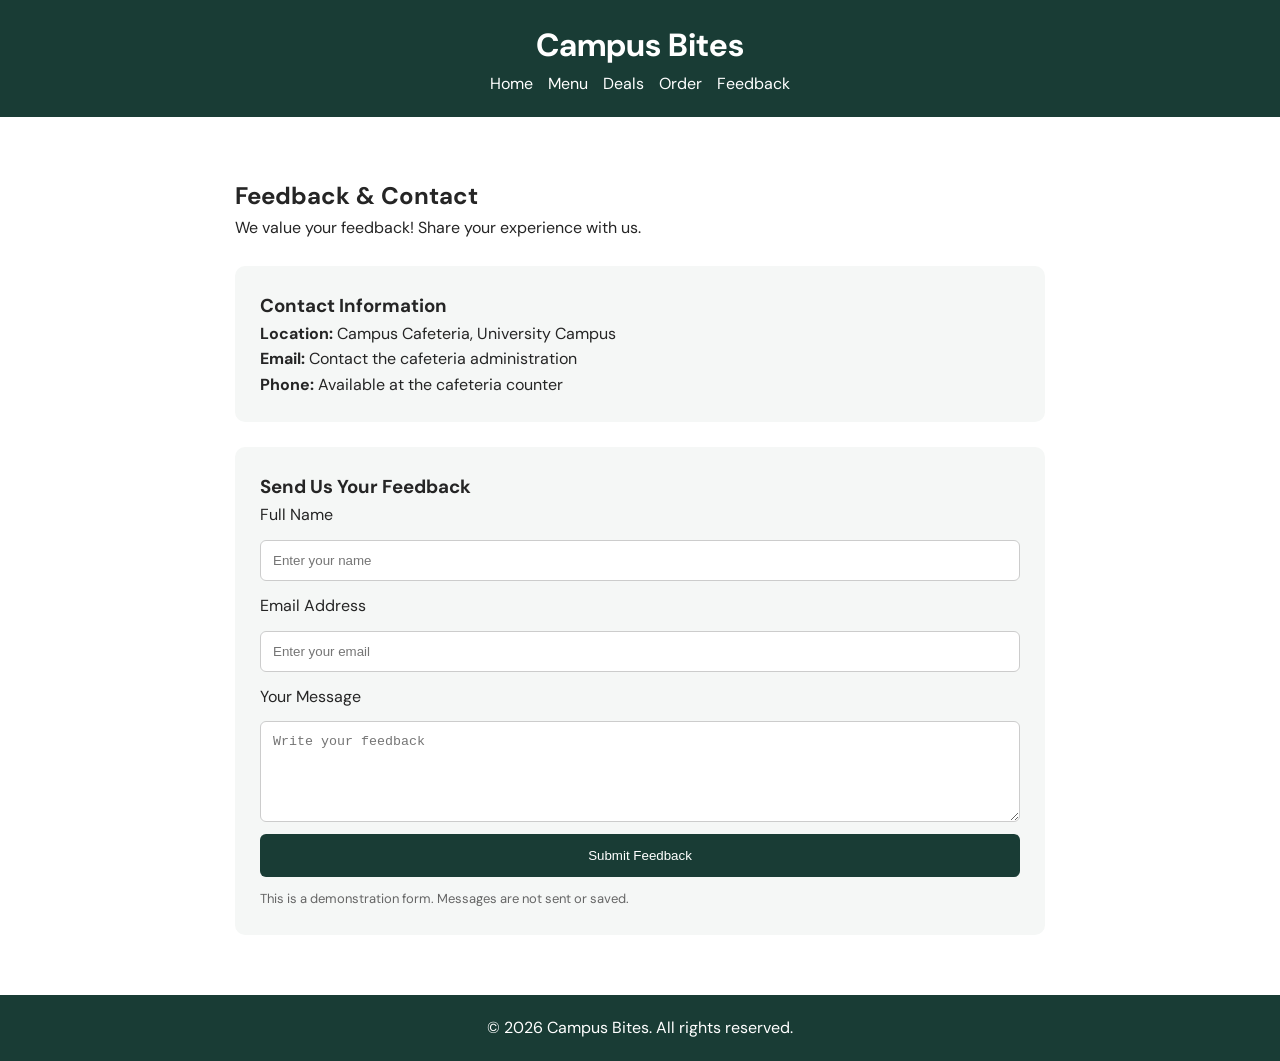
<file: src/feedback.html>
<!DOCTYPE html>
<html lang="en">
<head>
  <meta charset="UTF-8">
  <meta name="viewport" content="width=device-width, initial-scale=1.0">
  <title>Feedback & Contact | Campus Bites</title>
  <link rel="stylesheet" href="../styles/style.css">
</head>
<body>

  <header class="feedback-header">
    <h1>Campus Bites</h1>
    <nav aria-label="Main navigation">
      <a href="index.html">Home</a>
      <a href="menu.html">Menu</a>
      <a href="deals.html">Deals</a>
      <a href="order.html">Order</a>
      <a href="feedback.html">Feedback</a>
    </nav>
  </header>

  <main class="feedback-container">
    <h2>Feedback & Contact</h2>
    <p>We value your feedback! Share your experience with us.</p>

    <section class="feedback-contact">
      <h3>Contact Information</h3>
      <p><strong>Location:</strong> Campus Cafeteria, University Campus</p>
      <p><strong>Email:</strong> Contact the cafeteria administration</p>
      <p><strong>Phone:</strong> Available at the cafeteria counter</p>
    </section>

    <section class="feedback-form-section">
      <h3>Send Us Your Feedback</h3>

      <form>
        <label for="name">Full Name</label>
        <input type="text" id="name" name="name"
               placeholder="Enter your name" required>

        <label for="email">Email Address</label>
        <input type="email" id="email" name="email"
               placeholder="Enter your email" required>

        <label for="message">Your Message</label>
        <textarea id="message" name="message" rows="5"
                  placeholder="Write your feedback" required></textarea>

        <button type="button">Submit Feedback</button>
        <p class="feedback-note">
          This is a demonstration form. Messages are not sent or saved.
        </p>
      </form>
    </section>
  </main>

  <footer class="feedback-footer">
    <p>&copy; 2026 Campus Bites. All rights reserved.</p>
  </footer>

</body>
</html>
</file>
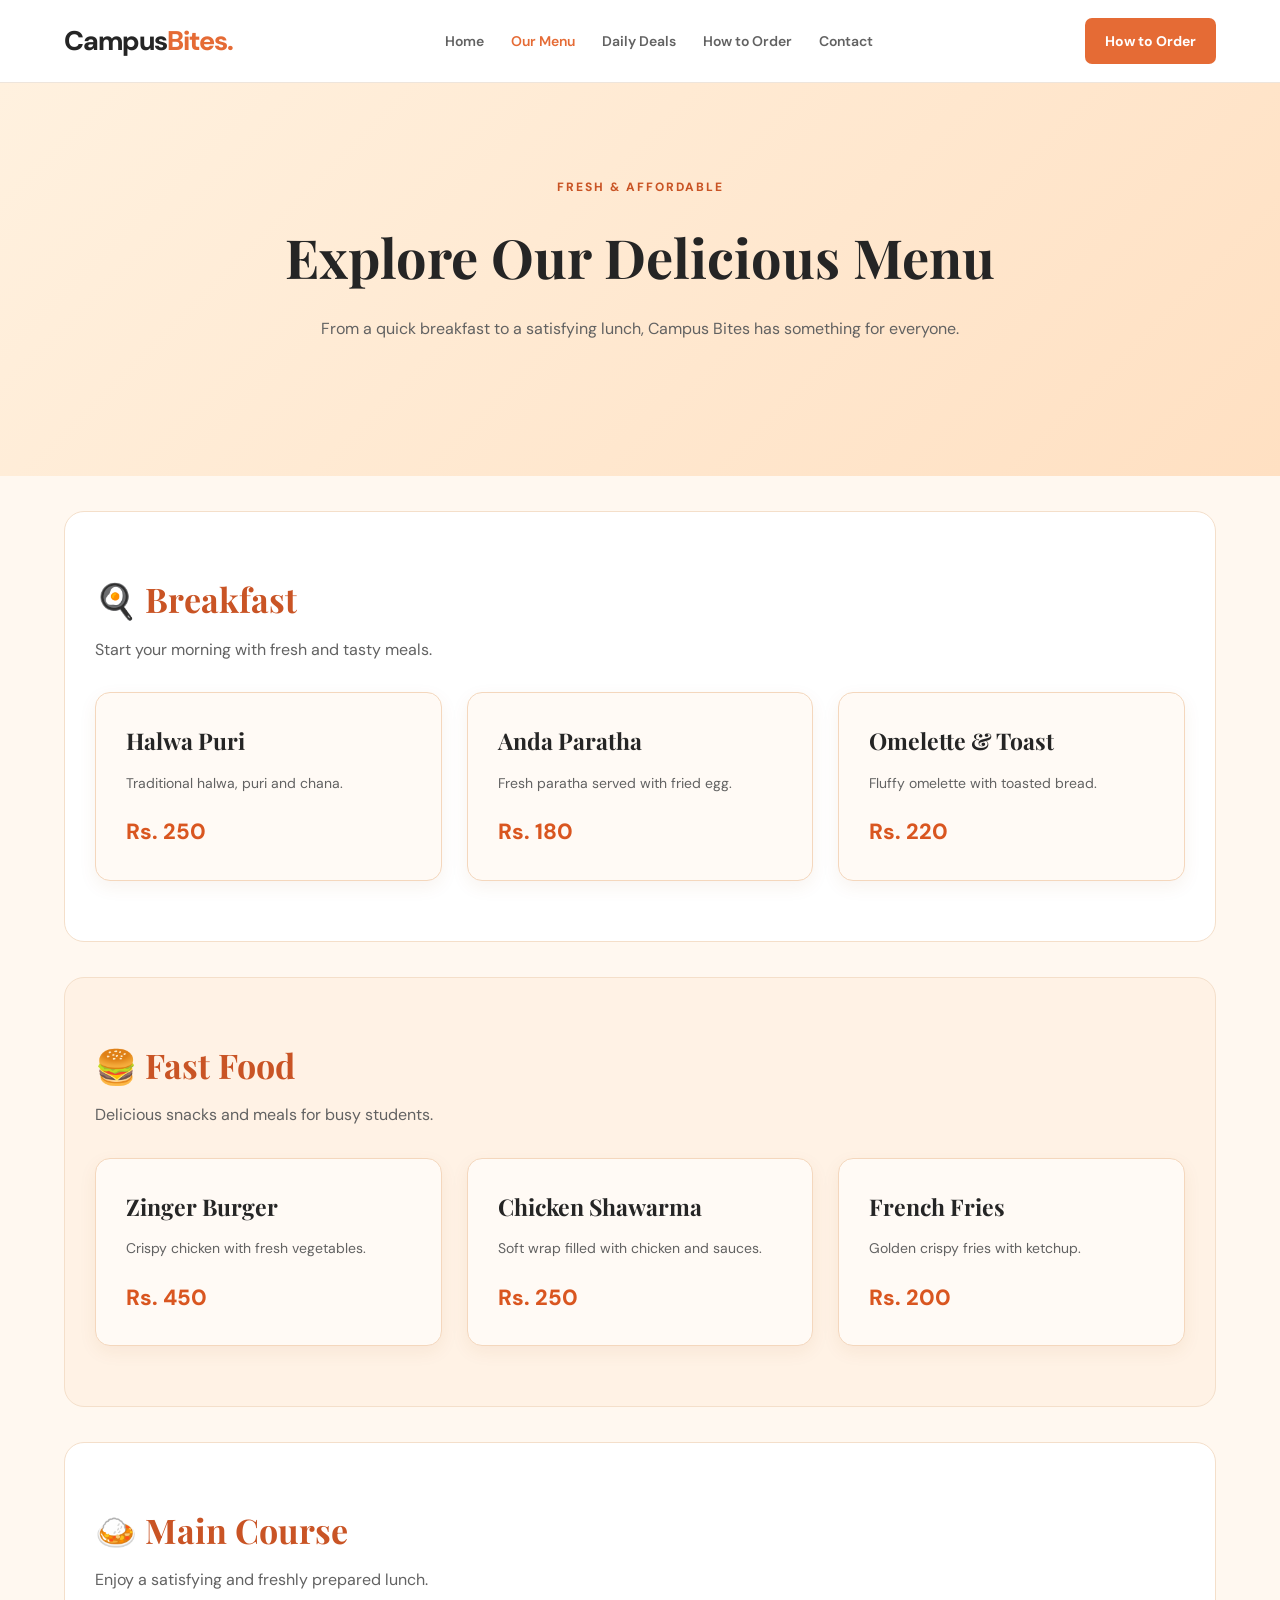
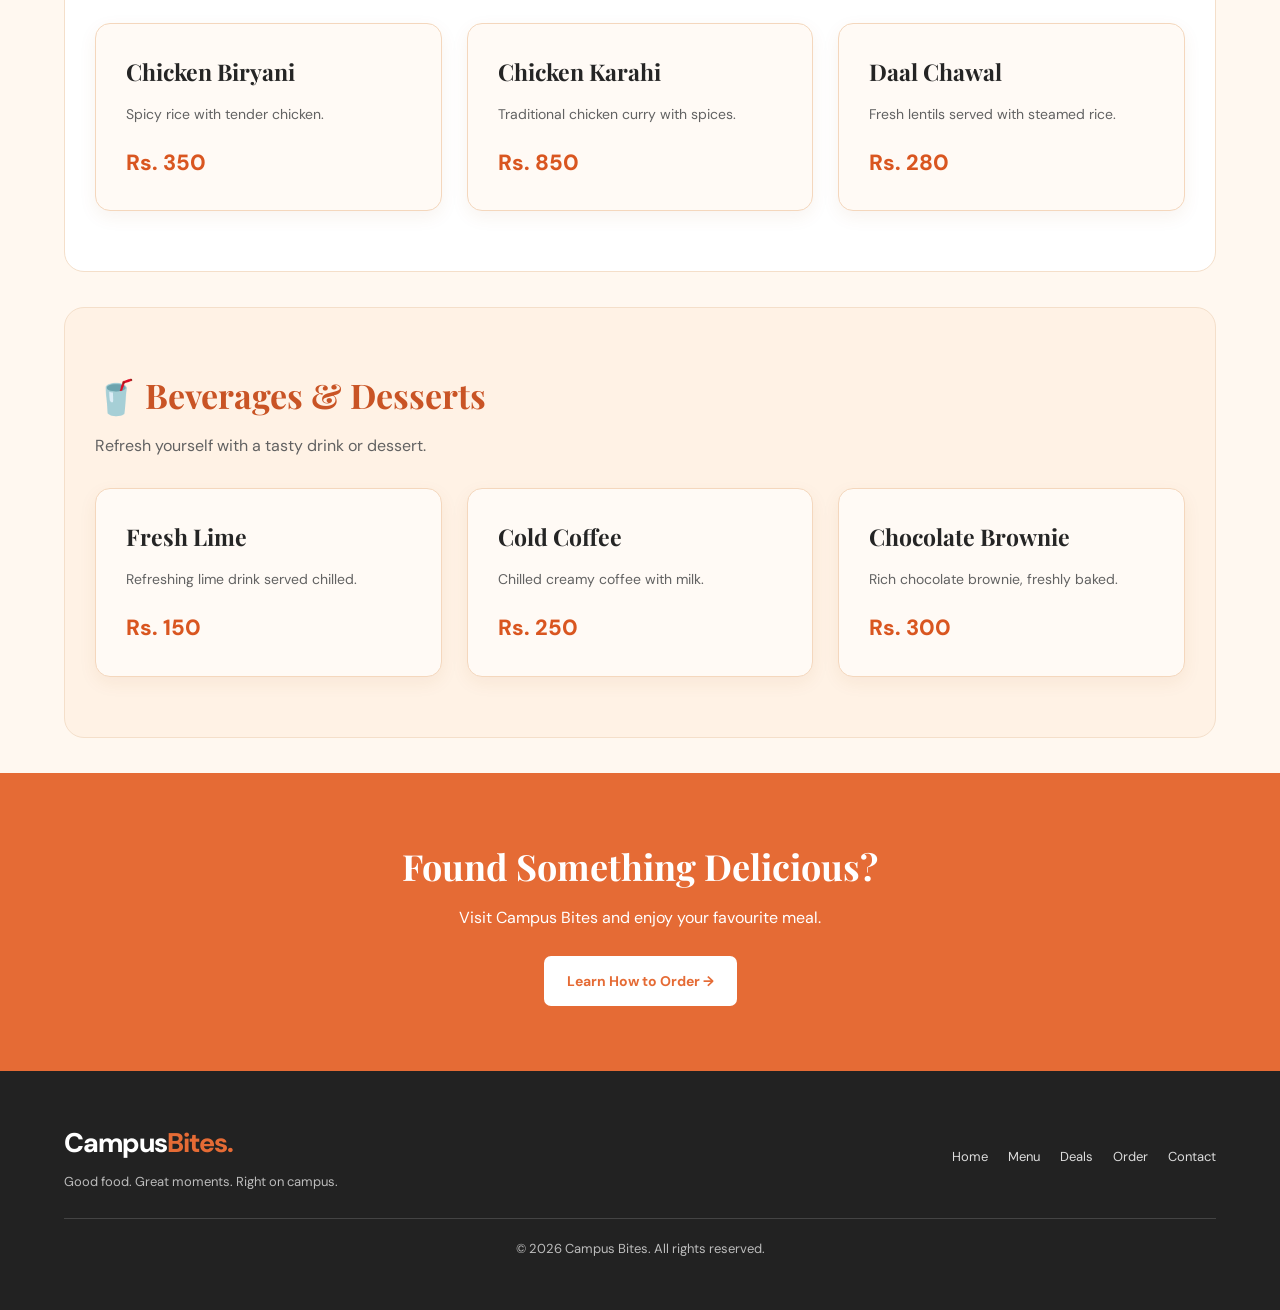
<file: src/menu.html>
<!DOCTYPE html>
<html lang="en">
<head>
    <meta charset="UTF-8">
    <meta name="viewport" content="width=device-width, initial-scale=1.0">
    <meta name="description" content="Explore the Campus Bites cafeteria menu with affordable food and drinks.">
    <title>Our Menu | Campus Bites</title>
    <link rel="stylesheet" href="../styles/style.css">
</head>
<body>

    <!-- Navigation -->
    <header class="site-header">
        <nav class="navbar container">
            <a href="index.html" class="logo">
                Campus<span>Bites.</span>
            </a>

            <ul class="nav-links">
                <li><a href="index.html">Home</a></li>
                <li><a href="menu.html" class="active">Our Menu</a></li>
                <li><a href="deals.html">Daily Deals</a></li>
                <li><a href="order.html">How to Order</a></li>
                <li><a href="feedback.html">Contact</a></li>
            </ul>

            <a href="order.html" class="nav-button">How to Order</a>
        </nav>
    </header>

    <main class="menu-page">

        <!-- Menu Introduction -->
        <section class="section menu-intro">
            <div class="container section-heading">
                <span class="eyebrow">FRESH & AFFORDABLE</span>
                <h1>Explore Our Delicious Menu</h1>
                <p>
                    From a quick breakfast to a satisfying lunch,
                    Campus Bites has something for everyone.
                </p>
            </div>
        </section>

        <div class="container">

            <!-- Breakfast -->
            <section class="menu-section" id="breakfast">
                <h2>🍳 Breakfast</h2>
                <p>Start your morning with fresh and tasty meals.</p>

                <div class="menu-grid">
                    <article class="menu-item">
                        <h3>Halwa Puri</h3>
                        <p>Traditional halwa, puri and chana.</p>
                        <span class="menu-price">Rs. 250</span>
                    </article>

                    <article class="menu-item">
                        <h3>Anda Paratha</h3>
                        <p>Fresh paratha served with fried egg.</p>
                        <span class="menu-price">Rs. 180</span>
                    </article>

                    <article class="menu-item">
                        <h3>Omelette & Toast</h3>
                        <p>Fluffy omelette with toasted bread.</p>
                        <span class="menu-price">Rs. 220</span>
                    </article>
                </div>
            </section>

            <!-- Fast Food -->
            <section class="menu-section" id="fast-food">
                <h2>🍔 Fast Food</h2>
                <p>Delicious snacks and meals for busy students.</p>

                <div class="menu-grid">
                    <article class="menu-item">
                        <h3>Zinger Burger</h3>
                        <p>Crispy chicken with fresh vegetables.</p>
                        <span class="menu-price">Rs. 450</span>
                    </article>

                    <article class="menu-item">
                        <h3>Chicken Shawarma</h3>
                        <p>Soft wrap filled with chicken and sauces.</p>
                        <span class="menu-price">Rs. 250</span>
                    </article>

                    <article class="menu-item">
                        <h3>French Fries</h3>
                        <p>Golden crispy fries with ketchup.</p>
                        <span class="menu-price">Rs. 200</span>
                    </article>
                </div>
            </section>

            <!-- Main Course -->
            <section class="menu-section" id="main-course">
                <h2>🍛 Main Course</h2>
                <p>Enjoy a satisfying and freshly prepared lunch.</p>

                <div class="menu-grid">
                    <article class="menu-item">
                        <h3>Chicken Biryani</h3>
                        <p>Spicy rice with tender chicken.</p>
                        <span class="menu-price">Rs. 350</span>
                    </article>

                    <article class="menu-item">
                        <h3>Chicken Karahi</h3>
                        <p>Traditional chicken curry with spices.</p>
                        <span class="menu-price">Rs. 850</span>
                    </article>

                    <article class="menu-item">
                        <h3>Daal Chawal</h3>
                        <p>Fresh lentils served with steamed rice.</p>
                        <span class="menu-price">Rs. 280</span>
                    </article>
                </div>
            </section>

            <!-- Beverages and Desserts -->
            <section class="menu-section" id="beverages">
                <h2>🥤 Beverages &amp; Desserts</h2>
                <p>Refresh yourself with a tasty drink or dessert.</p>

                <div class="menu-grid">
                    <article class="menu-item">
                        <h3>Fresh Lime</h3>
                        <p>Refreshing lime drink served chilled.</p>
                        <span class="menu-price">Rs. 150</span>
                    </article>

                    <article class="menu-item">
                        <h3>Cold Coffee</h3>
                        <p>Chilled creamy coffee with milk.</p>
                        <span class="menu-price">Rs. 250</span>
                    </article>

                    <article class="menu-item">
                        <h3>Chocolate Brownie</h3>
                        <p>Rich chocolate brownie, freshly baked.</p>
                        <span class="menu-price">Rs. 300</span>
                    </article>
                </div>
            </section>

        </div>

        <!-- Call to Action -->
        <section class="cta-section">
            <div class="container cta-content">
                <h2>Found Something Delicious?</h2>
                <p>Visit Campus Bites and enjoy your favourite meal.</p>
                <a href="order.html" class="btn btn-light">
                    Learn How to Order →
                </a>
            </div>
        </section>

    </main>

    <!-- Footer -->
    <footer class="site-footer">
        <div class="container footer-content">
            <div>
                <a href="index.html" class="logo footer-logo">
                    Campus<span>Bites.</span>
                </a>
                <p>Good food. Great moments. Right on campus.</p>
            </div>

            <div class="footer-links">
                <a href="index.html">Home</a>
                <a href="menu.html">Menu</a>
                <a href="deals.html">Deals</a>
                <a href="order.html">Order</a>
                <a href="feedback.html">Contact</a>
            </div>

            <p class="copyright">
                © 2026 Campus Bites. All rights reserved.
            </p>
        </div>
    </footer>

</body>
</html>
</file>
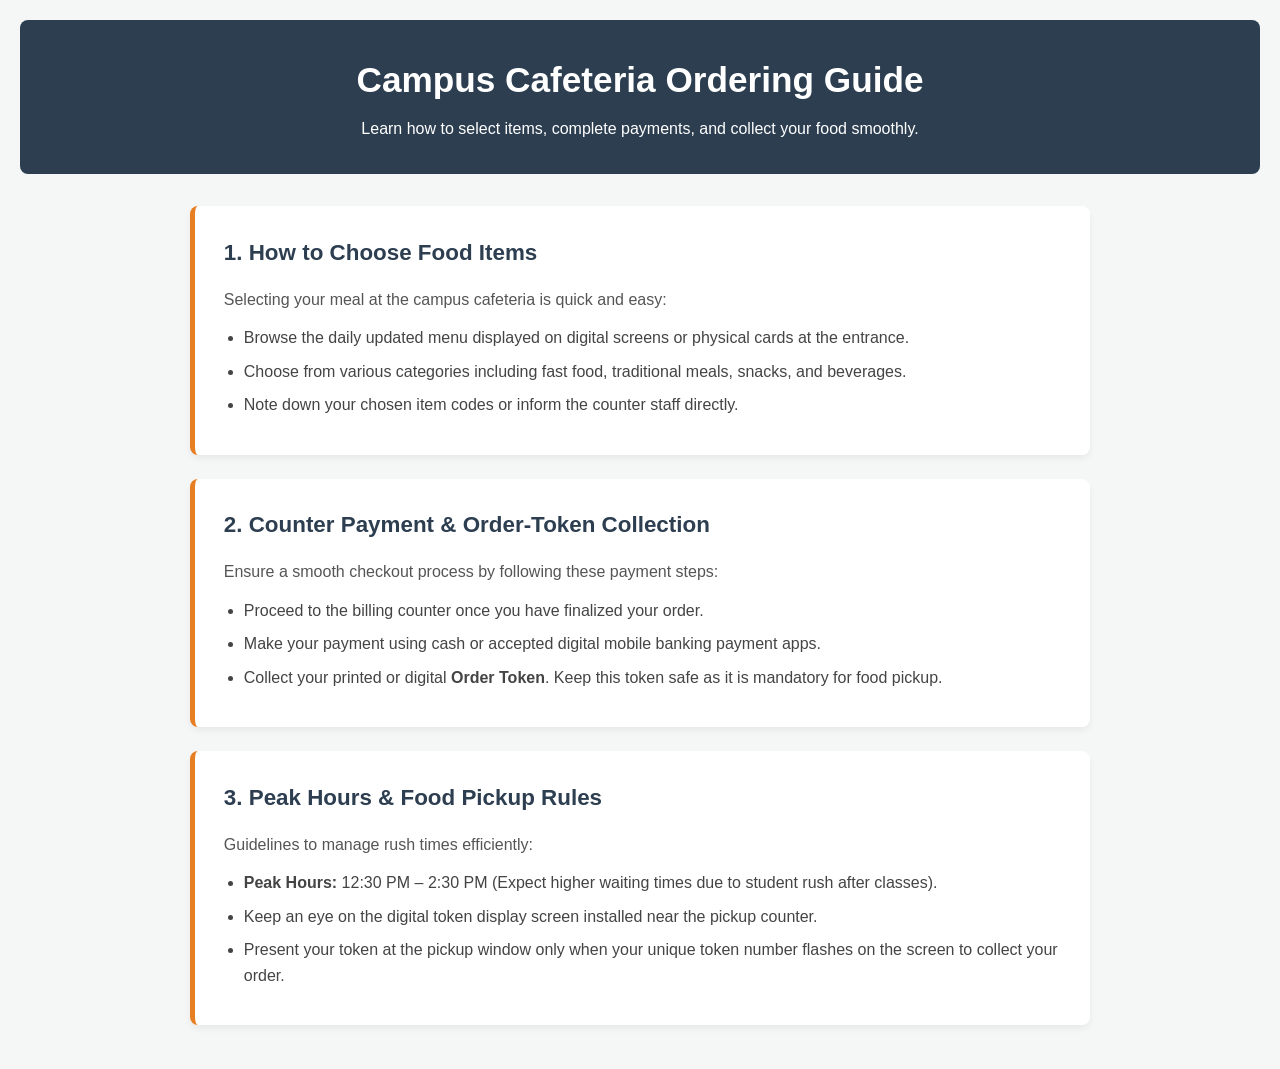
<file: src/order.html>
<!DOCTYPE html>
<html lang="en">
<head>
    <meta charset="UTF-8">
    <meta name="viewport" content="width=device-width, initial-scale=1.0">
    <title>Campus Cafeteria - Order & Guidelines</title>
    <style>
        /* Base & Shared Styles */
        * {
            box-sizing: border-box;
            margin: 0;
            padding: 0;
        }
        body {
            font-family: 'Segoe UI', Tahoma, Geneva, Verdana, sans-serif;
            background-color: #f4f7f6;
            color: #333;
            line-height: 1.6;
            padding: 20px;
        }
        header {
            background-color: #2c3e50;
            color: #ffffff;
            text-align: center;
            padding: 2rem 1rem;
            border-radius: 8px;
            margin-bottom: 2rem;
        }
        header h1 {
            font-size: 2.2rem;
            margin-bottom: 0.5rem;
        }
        .container {
            max-width: 900px;
            margin: 0 auto;
        }
        .card {
            background: #ffffff;
            padding: 1.8rem;
            margin-bottom: 1.5rem;
            border-radius: 8px;
            box-shadow: 0 4px 6px rgba(0, 0, 0, 0.05);
            border-left: 5px solid #e67e22;
        }
        .card h2 {
            color: #2c3e50;
            margin-bottom: 1rem;
            font-size: 1.4rem;
        }
        .card p {
            margin-bottom: 0.8rem;
            color: #555;
        }
        .card ul {
            padding-left: 20px;
        }
        .card ul li {
            margin-bottom: 0.5rem;
            color: #444;
        }

        /* Responsive Media Query for Mobile Devices */
        @media (max-width: 768px) {
            body {
                padding: 10px;
            }
            header {
                padding: 1.5rem 0.5rem;
            }
            header h1 {
                font-size: 1.7rem;
            }
            .card {
                padding: 1.2rem;
            }
        }
    </style>
</head>
<body>

    <header>
        <h1>Campus Cafeteria Ordering Guide</h1>
        <p>Learn how to select items, complete payments, and collect your food smoothly.</p>
    </header>

    <div class="container">
        <!-- Section 1: Food Selection -->
        <section class="card">
            <h2>1. How to Choose Food Items</h2>
            <p>Selecting your meal at the campus cafeteria is quick and easy:</p>
            <ul>
                <li>Browse the daily updated menu displayed on digital screens or physical cards at the entrance.</li>
                <li>Choose from various categories including fast food, traditional meals, snacks, and beverages.</li>
                <li>Note down your chosen item codes or inform the counter staff directly.</li>
            </ul>
        </section>

        <!-- Section 2: Payment & Token -->
        <section class="card">
            <h2>2. Counter Payment & Order-Token Collection</h2>
            <p>Ensure a smooth checkout process by following these payment steps:</p>
            <ul>
                <li>Proceed to the billing counter once you have finalized your order.</li>
                <li>Make your payment using cash or accepted digital mobile banking payment apps.</li>
                <li>Collect your printed or digital <strong>Order Token</strong>. Keep this token safe as it is mandatory for food pickup.</li>
            </ul>
        </section>

        <!-- Section 3: Peak Hours & Pickup Rules -->
        <section class="card">
            <h2>3. Peak Hours & Food Pickup Rules</h2>
            <p>Guidelines to manage rush times efficiently:</p>
            <ul>
                <li><strong>Peak Hours:</strong> 12:30 PM – 2:30 PM (Expect higher waiting times due to student rush after classes).</li>
                <li>Keep an eye on the digital token display screen installed near the pickup counter.</li>
                <li>Present your token at the pickup window only when your unique token number flashes on the screen to collect your order.</li>
            </ul>
        </section>
    </div>

</body>
</html>
</file>
<file: styles/style.css>
@import url('https://fonts.googleapis.com/css2?family=DM+Sans:wght@400;500;600;700;800&family=Playfair+Display:wght@600;700;800&display=swap');

/* =================================
   GLOBAL STYLES
   ================================= */

:root {
    --primary: #e56b35;
    --primary-dark: #c95425;
    --dark: #252525;
    --text: #626262;
    --light: #fffaf5;
    --white: #ffffff;
    --border: #eee5dc;
}

* {
    margin: 0;
    padding: 0;
    box-sizing: border-box;
}

html {
    scroll-behavior: smooth;
}

body {
    font-family: 'DM Sans', sans-serif;
    color: var(--dark);
    background: var(--white);
    line-height: 1.6;
}

a {
    text-decoration: none;
    color: inherit;
}

img {
    max-width: 100%;
    display: block;
}

.container {
    width: 90%;
    max-width: 1200px;
    margin: auto;
}

.section {
    padding: 90px 0;
}

/* =================================
   NAVIGATION
   ================================= */

.site-header {
    background: var(--white);
    border-bottom: 1px solid var(--border);
    position: relative;
    z-index: 10;
}

.navbar {
    min-height: 82px;
    display: flex;
    align-items: center;
    justify-content: space-between;
    gap: 25px;
}

.logo {
    font-size: 27px;
    font-weight: 800;
    letter-spacing: -1px;
}

.logo span {
    color: var(--primary);
}

.nav-links {
    display: flex;
    align-items: center;
    gap: 27px;
    list-style: none;
}

.nav-links a {
    font-size: 14px;
    font-weight: 600;
    color: var(--text);
    transition: 0.3s;
}

.nav-links a:hover,
.nav-links a.active {
    color: var(--primary);
}

.nav-button {
    background: var(--primary);
    color: var(--white);
    padding: 12px 20px;
    border-radius: 7px;
    font-size: 14px;
    font-weight: 700;
}

/* =================================
   BUTTONS
   ================================= */

.btn {
    display: inline-block;
    padding: 14px 23px;
    border-radius: 7px;
    font-size: 14px;
    font-weight: 700;
    transition: 0.3s;
}

.btn-primary {
    background: var(--primary);
    color: var(--white);
}

.btn-primary:hover,
.nav-button:hover {
    background: var(--primary-dark);
    transform: translateY(-2px);
}

.btn-outline {
    border: 1px solid var(--border);
    background: var(--white);
}

.btn-outline:hover {
    border-color: var(--primary);
    color: var(--primary);
}

.btn-light {
    background: var(--white);
    color: var(--primary);
}

/* =================================
   HERO SECTION
   ================================= */

.hero {
    background: var(--light);
    padding: 80px 0;
}

.hero-content {
    display: grid;
    grid-template-columns: 1fr 1fr;
    align-items: center;
    gap: 60px;
}

.eyebrow {
    display: inline-block;
    color: var(--primary);
    font-size: 12px;
    font-weight: 800;
    letter-spacing: 2px;
    margin-bottom: 17px;
}

.hero h1 {
    font-family: 'Playfair Display', serif;
    font-size: clamp(42px, 5vw, 66px);
    line-height: 1.15;
    margin-bottom: 22px;
}

.hero h1 span {
    color: var(--primary);
}

.hero-text > p {
    max-width: 500px;
    color: var(--text);
    font-size: 16px;
    margin-bottom: 30px;
}

.hero-buttons {
    display: flex;
    flex-wrap: wrap;
    gap: 13px;
}

.hero-info {
    display: flex;
    flex-wrap: wrap;
    gap: 35px;
    margin-top: 45px;
}

.hero-info div {
    display: flex;
    flex-direction: column;
}

.hero-info strong {
    font-size: 15px;
}

.hero-info span {
    color: var(--text);
    font-size: 12px;
}

.hero-image {
    position: relative;
}

.hero-image > img {
    width: 100%;
    height: 440px;
    object-fit: cover;
    border-radius: 18px;
}

.image-label {
    position: absolute;
    bottom: 20px;
    left: 20px;
    background: var(--white);
    padding: 14px 20px;
    border-radius: 10px;
    display: flex;
    align-items: center;
    gap: 12px;
    box-shadow: 0 5px 25px rgba(0,0,0,0.1);
}

.image-label > span {
    font-size: 27px;
}

.image-label div {
    display: flex;
    flex-direction: column;
}

.image-label small {
    color: var(--text);
}

/* =================================
   ABOUT SECTION
   ================================= */

.about-content {
    display: grid;
    grid-template-columns: 1fr 1fr;
    gap: 80px;
    align-items: center;
}

.about-content h2,
.hours-content h2 {
    font-family: 'Playfair Display', serif;
    font-size: 39px;
    line-height: 1.25;
    margin-bottom: 20px;
}

.about-content p,
.hours-content p {
    color: var(--text);
    margin-bottom: 15px;
}

.text-link {
    display: inline-block;
    color: var(--primary);
    font-weight: 700;
    margin-top: 15px;
}

.about-card {
    background: var(--light);
    padding: 35px;
    border-radius: 15px;
}

.about-icon {
    font-size: 30px;
    margin-bottom: 8px;
}

.about-card h3 {
    margin-bottom: 5px;
}

.about-card p {
    margin-bottom: 25px;
}

/* =================================
   CATEGORY SECTION
   ================================= */

.categories-section {
    background: var(--light);
}

.section-heading {
    text-align: center;
    margin-bottom: 45px;
}

.section-heading h2 {
    font-family: 'Playfair Display', serif;
    font-size: 38px;
    margin-bottom: 10px;
}

.section-heading p {
    color: var(--text);
}

.category-grid {
    display: grid;
    grid-template-columns: repeat(4, 1fr);
    gap: 20px;
}

.category-card {
    background: var(--white);
    padding: 30px 20px;
    text-align: center;
    border: 1px solid var(--border);
    border-radius: 12px;
    transition: 0.3s;
}

.category-card:hover {
    transform: translateY(-6px);
    border-color: var(--primary);
    box-shadow: 0 10px 25px rgba(0,0,0,0.06);
}

.category-icon {
    font-size: 42px;
    margin-bottom: 15px;
}

.category-card h3 {
    margin-bottom: 8px;
}

.category-card p {
    color: var(--text);
    font-size: 13px;
}

/* =================================
   OPENING HOURS
   ================================= */

.hours-content {
    display: grid;
    grid-template-columns: 1fr 1fr;
    gap: 60px;
    align-items: center;
}

.hours-card {
    padding: 35px;
    border: 1px solid var(--border);
    border-radius: 14px;
}

.hours-card h3 {
    margin-bottom: 25px;
}

.hours-row {
    display: flex;
    justify-content: space-between;
    gap: 15px;
    padding: 15px 0;
    border-bottom: 1px solid var(--border);
    font-size: 14px;
}

.hours-row span {
    color: var(--text);
}

.hours-note {
    font-size: 12px;
    margin-top: 20px;
}

/* =================================
   CALL TO ACTION
   ================================= */

.cta-section {
    background: var(--primary);
    padding: 65px 0;
    text-align: center;
    color: var(--white);
}

.cta-content h2 {
    font-family: 'Playfair Display', serif;
    font-size: 36px;
    margin-bottom: 10px;
}

.cta-content p {
    margin-bottom: 25px;
}

/* =================================
   FOOTER
   ================================= */

.site-footer {
    background: #222222;
    color: var(--white);
    padding: 50px 0;
}

.footer-content {
    display: flex;
    align-items: center;
    justify-content: space-between;
    flex-wrap: wrap;
    gap: 25px;
}

.footer-logo {
    display: inline-block;
    margin-bottom: 8px;
}

.footer-content p {
    color: #bcbcbc;
    font-size: 13px;
}

.footer-links {
    display: flex;
    flex-wrap: wrap;
    gap: 20px;
}

.footer-links a {
    color: #dddddd;
    font-size: 13px;
}

.footer-links a:hover {
    color: var(--primary);
}

.copyright {
    width: 100%;
    border-top: 1px solid #444;
    padding-top: 20px;
    text-align: center;
}

/* =================================
   DEALS PAGE
   ================================= */

.deals-hero {
    background: var(--light);
    padding: 85px 0;
    text-align: center;
}

.deals-hero h1 {
    font-family: 'Playfair Display', serif;
    font-size: clamp(38px, 5vw, 58px);
    line-height: 1.2;
    margin: 15px 0 20px;
}

.deals-hero h1 span {
    color: var(--primary);
}

.deals-hero p {
    max-width: 650px;
    margin: 0 auto 25px;
    color: var(--text);
}

.special-card {
    display: grid;
    grid-template-columns: 1fr 1fr;
    gap: 35px;
    align-items: center;
    background: var(--light);
    border-radius: 18px;
    padding: 35px;
}

.special-content h3 {
    font-family: 'Playfair Display', serif;
    font-size: 30px;
    margin: 18px 0;
}

.special-content p,
.deal-card p {
    color: var(--text);
    line-height: 1.7;
}

.special-image img {
    width: 100%;
    height: 320px;
    object-fit: cover;
    border-radius: 15px;
}

.deal-tag {
    display: inline-block;
    background: #ffe3cf;
    color: var(--primary-dark);
    padding: 7px 14px;
    border-radius: 20px;
    font-size: 12px;
    font-weight: 800;
}

.deal-price {
    margin: 22px 0;
    color: var(--primary);
}

.deal-price strong {
    font-size: 27px;
}

.deal-price span {
    font-size: 13px;
    font-weight: 600;
}

.deal-grid {
    display: grid;
    grid-template-columns: repeat(3, 1fr);
    gap: 25px;
}

.deal-card {
    padding: 28px;
    background: var(--white);
    border: 1px solid var(--border);
    border-radius: 15px;
    box-shadow: 0 5px 20px rgba(0, 0, 0, 0.05);
    transition: 0.3s;
}

.deal-card:hover {
    transform: translateY(-6px);
    border-color: var(--primary);
    box-shadow: 0 10px 25px rgba(0, 0, 0, 0.08);
}

.deal-card h3 {
    font-family: 'Playfair Display', serif;
    font-size: 23px;
    margin: 18px 0 10px;
}

.deal-card ul {
    padding-left: 20px;
    line-height: 2;
    margin-top: 20px;
    color: var(--text);
}

.deal-icon {
    font-size: 40px;
    margin-bottom: 15px;
}

.featured-deal {
    border: 2px solid var(--primary);
}

.offer-section {
    background: var(--light);
    text-align: center;
}

.offer-content {
    max-width: 700px;
    margin: auto;
}

.offer-content h2 {
    font-family: 'Playfair Display', serif;
    font-size: 35px;
    margin: 18px 0;
}

.offer-content p {
    color: var(--text);
    margin-bottom: 25px;
}

/* =================================
   MENU PAGE
   ================================= */

.menu-page {
    background: #fff8f0;
}

.menu-intro {
    background: linear-gradient(135deg, #fff1df, #ffe0c2);
    padding: 90px 20px;
    text-align: center;
}

.menu-intro .eyebrow {
    color: var(--primary-dark);
    font-weight: 800;
}

.menu-intro h1 {
    font-family: 'Playfair Display', serif;
    font-size: clamp(36px, 5vw, 54px);
    color: var(--dark);
    margin-bottom: 15px;
}

.menu-intro p {
    color: var(--text);
    max-width: 650px;
    margin: 0 auto;
}

.menu-section {
    padding: 60px 30px;
    margin: 35px 0;
    background: var(--white);
    border-radius: 20px;
    border: 1px solid #f4dfca;
}

.menu-section:nth-of-type(even) {
    background: #fff2e5;
}

.menu-section h2 {
    font-family: 'Playfair Display', serif;
    font-size: 34px;
    color: var(--primary-dark);
    margin-bottom: 10px;
}

.menu-section > p {
    color: var(--text);
    margin-bottom: 30px;
}

.menu-grid {
    display: grid;
    grid-template-columns: repeat(3, 1fr);
    gap: 25px;
}

.menu-item {
    background: var(--light);
    border: 1px solid #f4d7bd;
    border-radius: 15px;
    padding: 30px;
    box-shadow: 0 6px 18px rgba(150, 80, 30, 0.07);
    transition: 0.3s;
}

.menu-item:hover {
    background: #fff0df;
    transform: translateY(-5px);
    border-color: var(--primary);
    box-shadow: 0 10px 25px rgba(0, 0, 0, 0.08);
}

.menu-item h3 {
    font-family: 'Playfair Display', serif;
    font-size: 23px;
    margin-bottom: 12px;
}

.menu-item p {
    color: var(--text);
    font-size: 14px;
    margin-bottom: 20px;
}

.menu-price {
    display: inline-block;
    color: #d95620;
    font-size: 22px;
    font-weight: 800;
}

/* =================================
   RESPONSIVE DESIGN
   ================================= */

@media (max-width: 1000px) {
    .nav-links {
        gap: 13px;
    }

    .nav-button {
        display: none;
    }

    .hero-content {
        gap: 30px;
    }

    .category-grid {
        grid-template-columns: repeat(2, 1fr);
    }
}

@media (max-width: 900px) {
    .deal-grid,
    .menu-grid {
        grid-template-columns: repeat(2, 1fr);
    }

    .special-card {
        grid-template-columns: 1fr;
    }
}

@media (max-width: 768px) {
    .navbar {
        flex-direction: column;
        padding: 20px 0;
        gap: 15px;
    }

    .nav-links {
        justify-content: center;
        flex-wrap: wrap;
        gap: 12px 18px;
    }

    .hero {
        padding: 55px 0;
    }

    .hero-content,
    .about-content,
    .hours-content {
        grid-template-columns: 1fr;
        gap: 35px;
    }

    .hero h1 {
        font-size: 45px;
    }

    .hero-image > img {
        height: 320px;
    }

    .section {
        padding: 60px 0;
    }

    .about-content h2,
    .hours-content h2,
    .section-heading h2 {
        font-size: 31px;
    }

    .hero-info {
        gap: 20px;
    }

    .cta-content h2 {
        font-size: 29px;
    }

    .footer-content {
        flex-direction: column;
        align-items: flex-start;
    }
}

@media (max-width: 600px) {
    .deals-hero {
        padding: 60px 0;
    }

    .deal-grid,
    .menu-grid {
        grid-template-columns: 1fr;
    }

    .special-card {
        padding: 20px;
    }

    .special-image img {
        height: 230px;
    }

    .offer-content h2 {
        font-size: 28px;
    }

    .menu-intro {
        padding: 55px 15px;
    }

    .menu-intro h1 {
        font-size: 36px;
    }

    .menu-section {
        padding: 30px 18px;
        margin: 20px 0;
    }

    .menu-section h2 {
        font-size: 28px;
    }

    .menu-item {
        padding: 22px;
    }
}

@media (max-width: 480px) {
    .container {
        width: 92%;
    }

    .category-grid {
        grid-template-columns: 1fr;
    }

    .hero h1 {
        font-size: 39px;
    }

    .hero-buttons {
        flex-direction: column;
    }

    .hero-buttons .btn {
        text-align: center;
    }

    .hours-row {
        flex-direction: column;
        gap: 5px;
    }

    .image-label {
        left: 10px;
        bottom: 10px;
    }
}


/* Feedback Page */
.feedback-header {
  background: #193c35;
  color: white;
  padding: 20px;
  text-align: center;
}

.feedback-header nav {
  display: flex;
  justify-content: center;
  flex-wrap: wrap;
  gap: 15px;
}

.feedback-header a {
  color: white;
  text-decoration: none;
}

.feedback-container {
  max-width: 850px;
  margin: 40px auto;
  padding: 20px;
}

.feedback-contact,
.feedback-form-section {
  background: #f5f7f6;
  padding: 25px;
  margin-top: 25px;
  border-radius: 10px;
}

.feedback-form-section form {
  display: flex;
  flex-direction: column;
  gap: 12px;
}

.feedback-form-section input,
.feedback-form-section textarea {
  padding: 12px;
  border: 1px solid #ccc;
  border-radius: 6px;
  width: 100%;
  box-sizing: border-box;
}

.feedback-form-section button {
  background: #193c35;
  color: white;
  border: none;
  padding: 14px;
  border-radius: 6px;
  cursor: pointer;
}

.feedback-note {
  font-size: 13px;
  color: #666;
}

.feedback-footer {
  text-align: center;
  padding: 20px;
  background: #193c35;
  color: white;
}

/* Responsive Design */
@media (max-width: 600px) {
  .feedback-container {
    margin: 15px auto;
    padding: 12px;
  }

  .feedback-contact,
  .feedback-form-section {
    padding: 15px;
  }

  .feedback-header nav {
    gap: 10px;
  }
}
</file>
